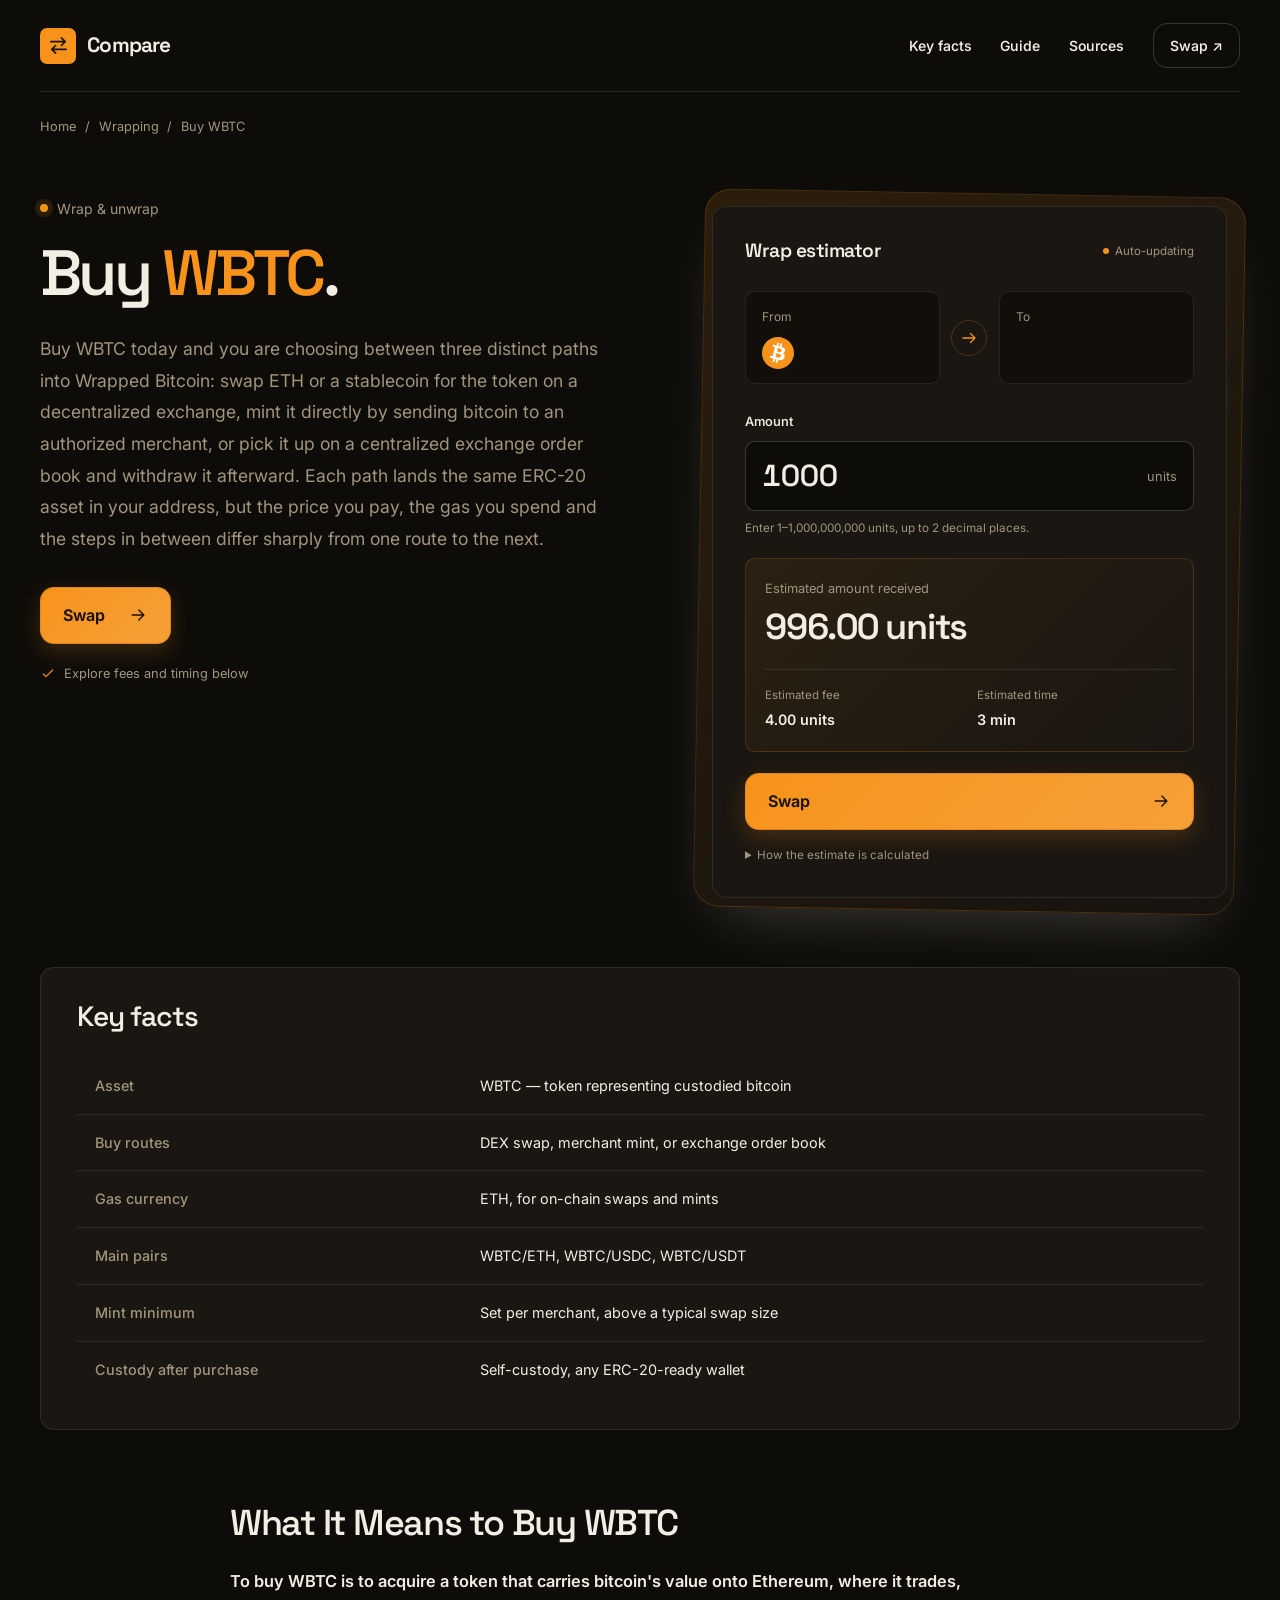
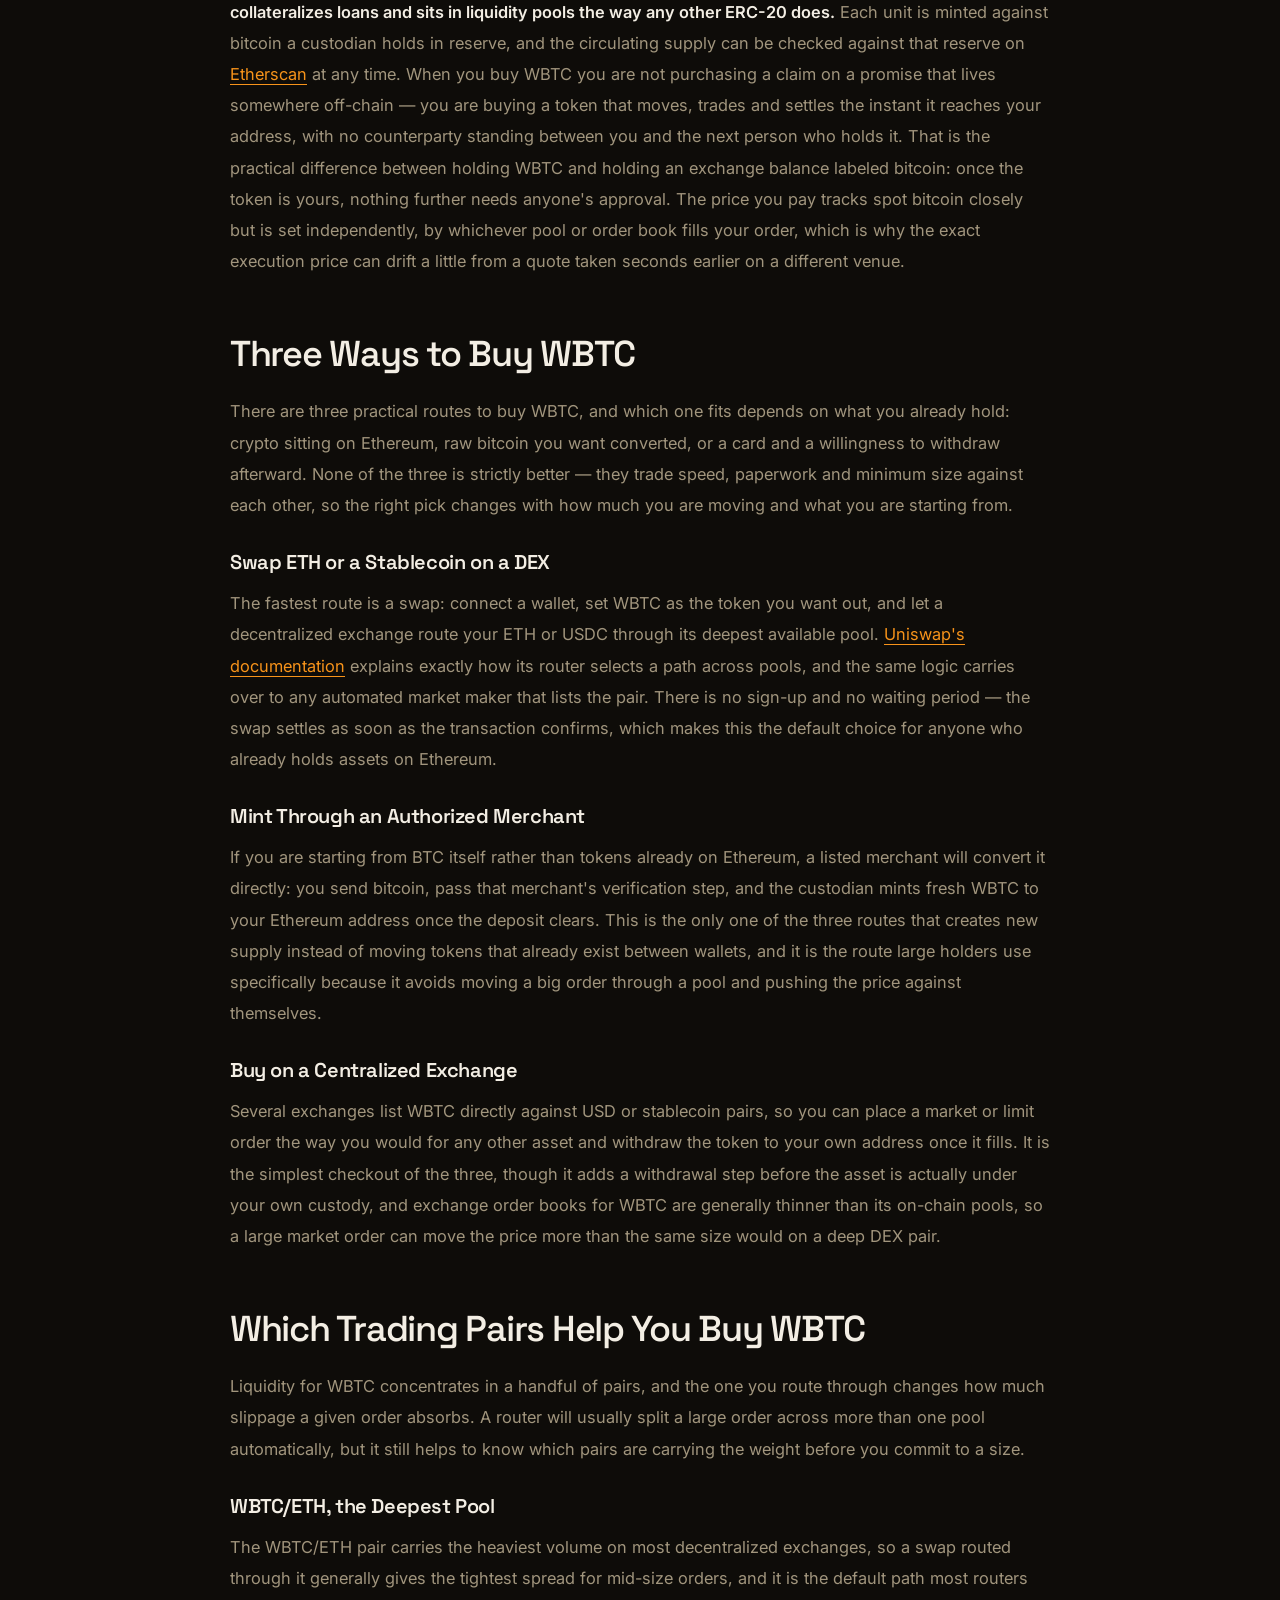
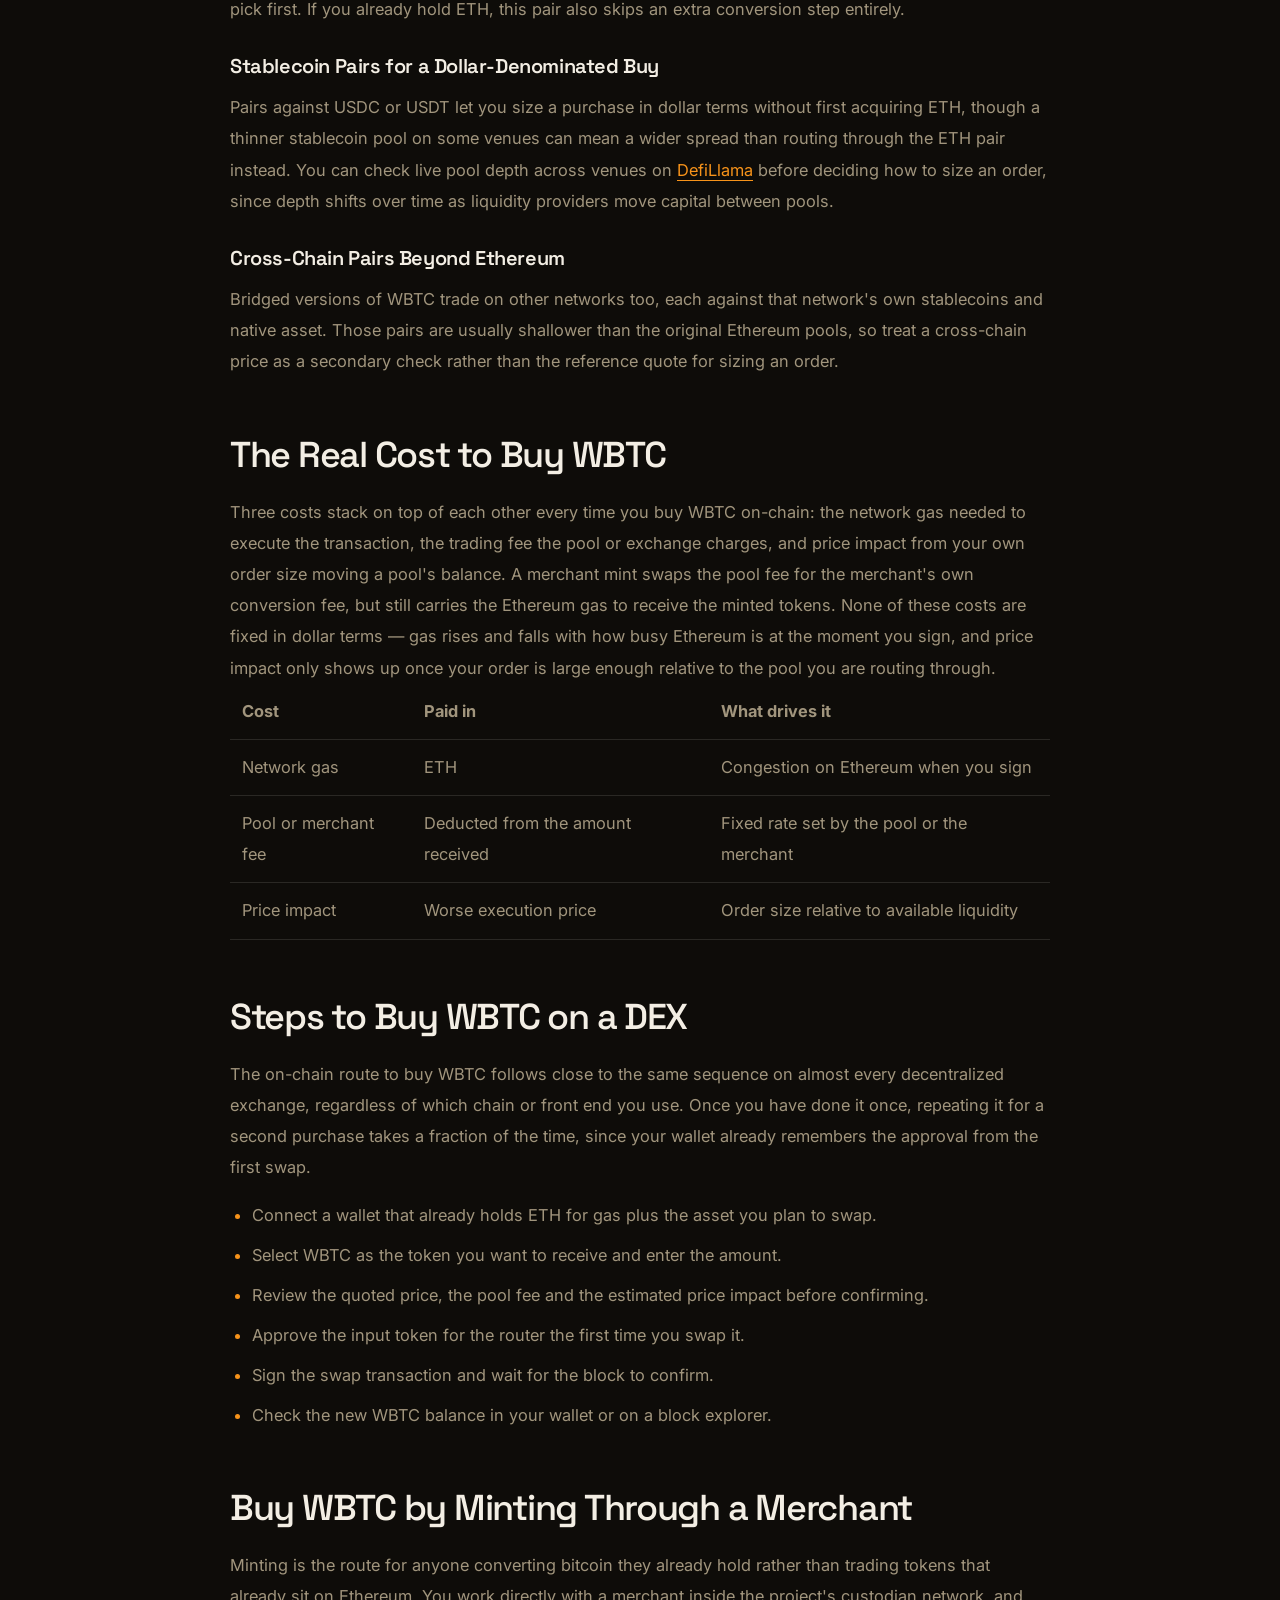
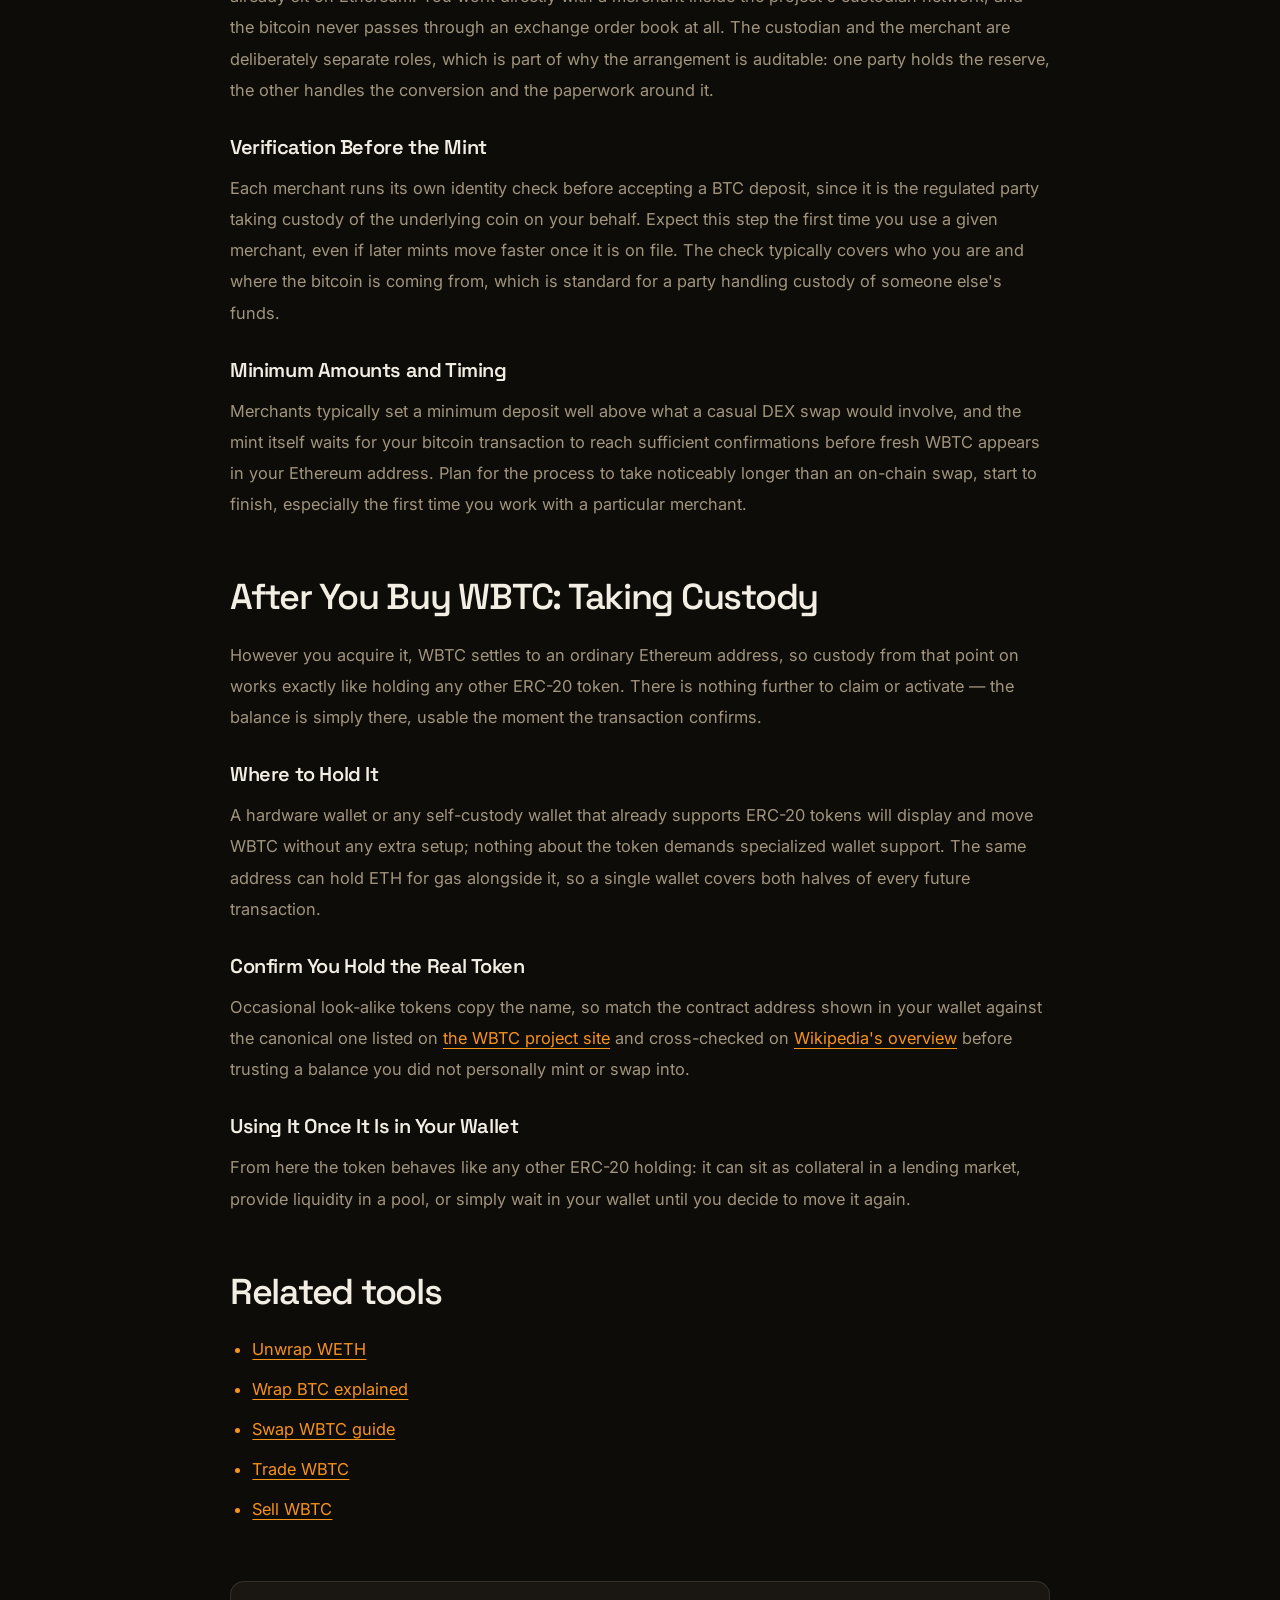
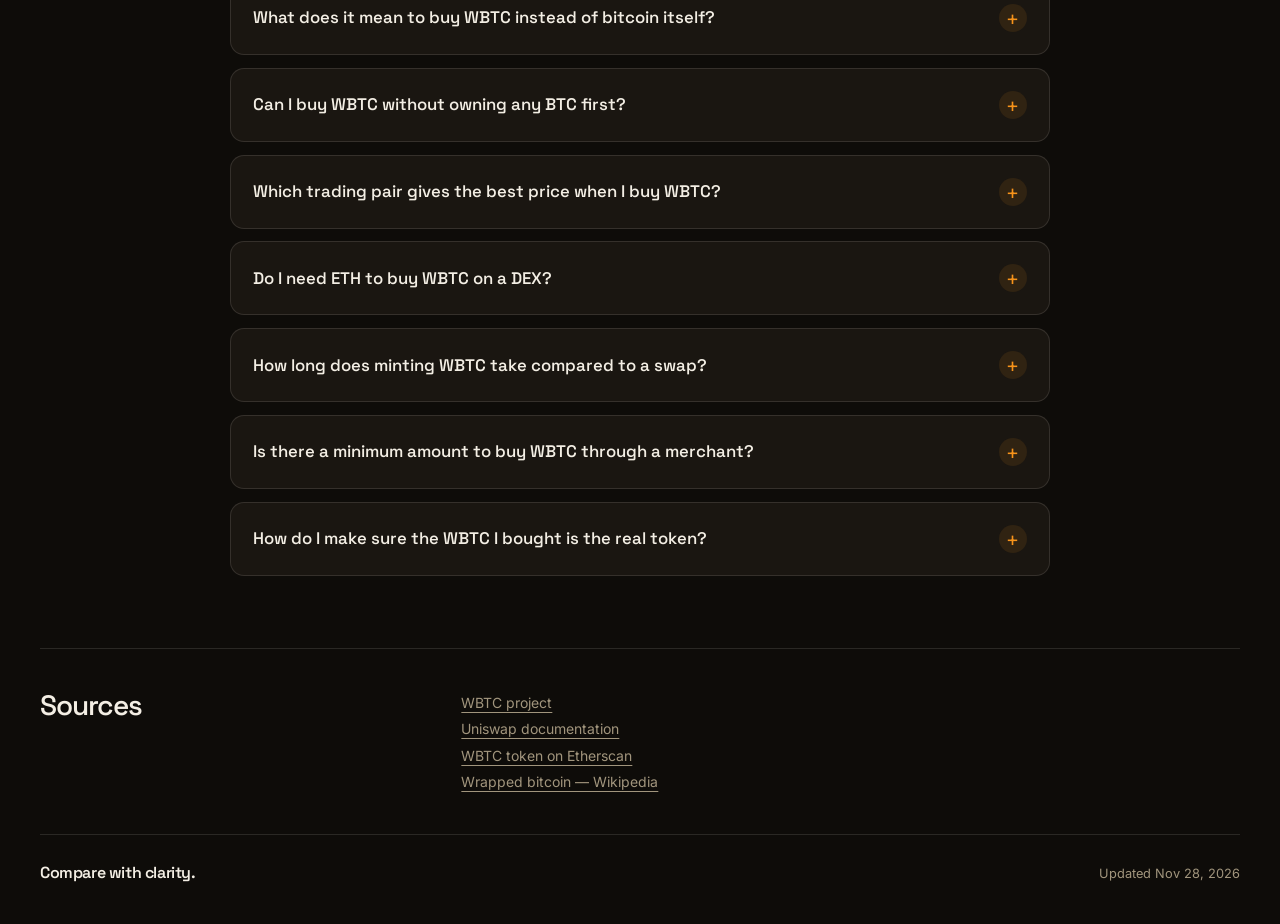
<file: index.html>
<!doctype html>
<html lang="en">
<head>
<meta charset="utf-8">
<meta name="viewport" content="width=device-width, initial-scale=1">
<title>Buy WBTC — Swap, Mint or Trade Into Wrapped Bitcoin</title>
<meta name="description" content="Buy WBTC by swapping ETH or stablecoins on a DEX, minting through an authorized merchant against real BTC, or trading on an exchange — with real pairs, gas costs, price impact and custody steps.">
<link rel="canonical" href="https://buy-wbtc.github.io/">
<meta property="og:type" content="website">
<meta property="og:title" content="Buy WBTC">
<meta property="og:url" content="https://buy-wbtc.github.io/">
<meta property="og:image" content="https://buy-wbtc.github.io/og.png">
<meta name="twitter:card" content="summary_large_image">
<meta name="twitter:title" content="Buy WBTC">
<link rel="preconnect" href="https://fonts.googleapis.com"><link rel="preconnect" href="https://fonts.gstatic.com" crossorigin><link rel="stylesheet" href="https://fonts.googleapis.com/css2?family=Inter:wght@400;500;600;700&family=Space+Grotesk:wght@500;600;700&display=swap">
<script type="application/ld+json">{"@context": "https://schema.org", "@graph": [{"@type": "WebSite", "@id": "https://buy-wbtc.github.io/#website", "url": "https://buy-wbtc.github.io/", "name": "Buy WBTC — Swap, Mint or Trade Into Wrapped Bitcoin"}, {"@type": "WebPage", "@id": "https://buy-wbtc.github.io/#webpage", "url": "https://buy-wbtc.github.io/", "name": "Buy WBTC — Swap, Mint or Trade Into Wrapped Bitcoin", "isPartOf": {"@id": "https://buy-wbtc.github.io/#website"}, "description": "Buy WBTC by swapping ETH or stablecoins on a DEX, minting through an authorized merchant against real BTC, or trading on an exchange — with real pairs, gas costs, price impact and custody steps.", "datePublished": "2026-11-28", "dateModified": "2026-11-28"}, {"@type": "SoftwareApplication", "name": "Buy WBTC", "applicationCategory": "FinanceApplication", "operatingSystem": "Web", "offers": {"@type": "Offer", "price": "0", "priceCurrency": "USD"}}, {"@type": "BreadcrumbList", "itemListElement": [{"@type": "ListItem", "position": 1, "name": "Home", "item": "https://buy-wbtc.github.io/"}, {"@type": "ListItem", "position": 2, "name": "Wrapping"}, {"@type": "ListItem", "position": 3, "name": "Buy WBTC"}]}, {"@type": "FAQPage", "mainEntity": [{"@type": "Question", "name": "What does it mean to buy WBTC instead of bitcoin itself?", "acceptedAnswer": {"@type": "Answer", "text": "Buying WBTC means acquiring a token on Ethereum that represents bitcoin held in reserve by a custodian, so the value can trade and plug into Ethereum apps rather than sitting only on the Bitcoin network."}}, {"@type": "Question", "name": "Can I buy WBTC without owning any BTC first?", "acceptedAnswer": {"@type": "Answer", "text": "Yes. Swapping ETH or a stablecoin for WBTC on a decentralized exchange, or buying it on a centralized exchange order book, both start from assets other than bitcoin itself. Minting is the only route that requires starting from BTC."}}, {"@type": "Question", "name": "Which trading pair gives the best price when I buy WBTC?", "acceptedAnswer": {"@type": "Answer", "text": "WBTC/ETH usually carries the deepest liquidity and tightest spread for mid-size orders. Stablecoin pairs are convenient for sizing a purchase in dollar terms but can show more slippage on venues with thinner pools."}}, {"@type": "Question", "name": "Do I need ETH to buy WBTC on a DEX?", "acceptedAnswer": {"@type": "Answer", "text": "Yes, you need ETH to pay gas for the swap transaction, separate from whatever asset you are swapping in. Without it in your wallet, the transaction cannot be signed."}}, {"@type": "Question", "name": "How long does minting WBTC take compared to a swap?", "acceptedAnswer": {"@type": "Answer", "text": "A DEX swap settles in one Ethereum block once signed. A merchant mint takes longer because it waits for your bitcoin deposit to reach enough confirmations before the custodian issues new tokens."}}, {"@type": "Question", "name": "Is there a minimum amount to buy WBTC through a merchant?", "acceptedAnswer": {"@type": "Answer", "text": "Each merchant sets its own minimum, and it generally sits well above what a typical DEX swap would involve, since minting is built for larger, deliberate conversions rather than small trades."}}, {"@type": "Question", "name": "How do I make sure the WBTC I bought is the real token?", "acceptedAnswer": {"@type": "Answer", "text": "Compare the contract address shown in your wallet against the canonical address published on the WBTC project site. A matching address is the only reliable check against a look-alike token."}}]}]}</script>
<style>
:root{--bg:#0E0C09;--surface:#1A1611;--text:#F3EEE4;--muted:#A1957D;--accent:#F7931A;--accent-ink:#1A1203;--radius:14px;--display:"Space Grotesk";--body:"Inter"}
*{box-sizing:border-box}
html{scroll-behavior:smooth;scroll-padding-top:2rem}
body{margin:0;background:var(--bg);color:var(--text);font:400 1rem/1.65 var(--body);-webkit-font-smoothing:antialiased}
::selection{background:var(--accent);color:var(--accent-ink)}
a{color:inherit;text-underline-offset:.25em}
a:hover{color:var(--accent)}
button,input,select,textarea{font:inherit}
input,select{color:var(--text);accent-color:var(--accent)}
:focus-visible{outline:3px solid var(--accent);outline-offset:5px}
img,svg{max-width:100%;vertical-align:middle}
svg{fill:none;stroke:currentColor;stroke-width:1.7;stroke-linecap:round;stroke-linejoin:round}
.c5e83f7{width:min(1200px,calc(100% - 4rem));margin-inline:auto}
.c11bed1{min-height:92px;display:flex;align-items:center;justify-content:space-between;gap:2rem;border-bottom:1px solid color-mix(in srgb,var(--text) 12%,transparent)}
.c56c7f2{display:inline-flex;align-items:center;gap:.7rem;text-decoration:none;font:650 1.3rem/1.2 var(--display);letter-spacing:-.04em}
.c3a6495{display:grid;place-items:center;width:36px;height:36px;background:var(--accent);color:var(--accent-ink);border-radius:calc(var(--radius)*.5)}
.c3a6495 svg{width:23px;height:23px}
.c225902{display:flex;align-items:center;gap:1.8rem;font-size:.875rem;font-weight:550}
.c225902 a{text-decoration:none}
.c225902 .ca8f8d3{padding:.6rem 1rem;border:1px solid color-mix(in srgb,var(--text) 18%,transparent);border-radius:var(--radius)}
.cdc871c{padding-block:1.5rem;font-size:.8rem;color:var(--muted);overflow-wrap:anywhere}
.c195838{display:flex;flex-wrap:wrap;align-items:center;gap:.55rem;margin:0;padding:0;list-style:none}
.c195838 a{text-decoration:none}
.c195838 [aria-current="page"]{color:var(--text)}
.c8d96d1{display:grid;grid-template-columns:minmax(0,1.1fr) minmax(0,1fr);align-items:start;gap:clamp(1.75rem,5vw,4rem);padding-block:2rem 3.5rem}
.c7d83d5{min-width:0}
.c9f35fd{display:inline-flex;align-items:center;gap:.55rem;margin:0 0 1.25rem;color:var(--muted);font-size:.875rem}
.c9f35fd::before{content:"";width:.5rem;height:.5rem;border-radius:50%;background:var(--accent);box-shadow:0 0 0 5px color-mix(in srgb,var(--accent) 12%,transparent)}
h1{margin:0;font:550 clamp(2.65rem,5vw,4.75rem)/1.06 var(--display);letter-spacing:-.055em;overflow-wrap:anywhere;text-wrap:balance}
h1 em{color:var(--accent);font-style:normal}
.ce58d43{max-width:36rem;margin:1.6rem 0 2rem;color:var(--muted);font-size:1.1rem;line-height:1.8}
.cb2423e{display:inline-flex;justify-content:center;align-items:center;gap:1.4rem;min-height:54px;padding:.9rem 1.4rem;background:linear-gradient(135deg,var(--accent),color-mix(in srgb,var(--accent) 86%,var(--text)));color:var(--accent-ink);border:1px solid color-mix(in srgb,var(--accent-ink) 12%,transparent);border-radius:var(--radius);font-weight:650;text-decoration:none;box-shadow:0 8px 22px color-mix(in srgb,var(--accent) 20%,transparent);transition:transform .2s,box-shadow .2s}
.cb2423e svg{width:20px;height:20px;flex:none}
.cb2423e:hover{color:var(--accent-ink);transform:translateY(-2px);box-shadow:0 12px 26px color-mix(in srgb,var(--accent) 28%,transparent)}
.ce36af2{display:flex;align-items:center;gap:.5rem;margin:1.2rem 0 0;color:var(--muted);font-size:.8rem}
.ce36af2 svg{width:16px;height:16px;color:var(--accent)}
.c9138ef{position:relative;min-width:0;padding:12px;border:1px solid color-mix(in srgb,var(--accent) 18%,transparent);border-radius:calc(var(--radius) + 12px);background:linear-gradient(145deg,color-mix(in srgb,var(--accent) 13%,var(--bg)),color-mix(in srgb,var(--surface) 70%,var(--bg)));box-shadow:0 28px 64px -28px color-mix(in srgb,var(--text) 24%,transparent)}
.c4d1b28{padding:clamp(1.25rem,3vw,2rem);background:var(--surface);border:1px solid color-mix(in srgb,var(--text) 9%,transparent);border-radius:var(--radius)}
.c1bc5b4{display:flex;justify-content:space-between;align-items:center;gap:1rem;margin-bottom:1.7rem}
.c1bc5b4 h2{margin:0;font:600 1.2rem/1.3 var(--display);letter-spacing:-.025em}
.c5999fc{display:inline-flex;align-items:center;gap:.4rem;color:var(--muted);font-size:.72rem;white-space:nowrap}
.c5999fc::before{content:"";width:6px;height:6px;border-radius:50%;background:var(--accent)}
.c67b8e9{display:grid;grid-template-columns:minmax(0,1fr) 36px minmax(0,1fr);align-items:center;gap:.7rem;margin-bottom:1.7rem}
.c0f9755{min-width:0;padding:.9rem 1rem;background:color-mix(in srgb,var(--bg) 70%,var(--surface));border:1px solid color-mix(in srgb,var(--text) 9%,transparent);border-radius:calc(var(--radius)*.7)}
.cbd5b99{display:block;margin-bottom:.65rem;color:var(--muted);font-size:.75rem}
.cfd7657{display:flex;align-items:center;gap:.5rem;min-height:32px;font:600 .95rem/1.3 var(--display);overflow-wrap:anywhere}
.cfd7657 img,.cfd7657 svg{width:auto;height:32px;max-width:100%;object-fit:contain}
.cbcaec6{display:grid;place-items:center;width:36px;height:36px;border:1px solid color-mix(in srgb,var(--accent) 24%,transparent);border-radius:50%;color:var(--accent)}
.cbcaec6 svg{width:18px;height:18px}
.c32811d{display:block;margin-bottom:.55rem;font-size:.8rem;font-weight:550}
.c6b7684{display:flex;align-items:center;gap:.5rem;padding:.7rem 1rem;border:1px solid color-mix(in srgb,var(--text) 19%,transparent);border-radius:calc(var(--radius)*.7);background:var(--bg);transition:border-color .2s}
.c6b7684:focus-within{border-color:var(--accent);box-shadow:0 0 0 3px color-mix(in srgb,var(--accent) 13%,transparent)}
.c6b7684 input{width:100%;min-width:0;padding:0;border:0;border-radius:0;background:var(--bg);font:550 1.9rem/1.5 var(--display);font-variant-numeric:tabular-nums}
.c6b7684 input:focus-visible{outline:2px solid var(--accent);outline-offset:2px}
.c6b7684 span{color:var(--muted);font-size:.8rem}
.c0e091a{margin:.5rem 0 1.2rem;color:var(--muted);font-size:.73rem}
.ceb095f{margin:-.65rem 0 1rem;color:var(--text);font-size:.8rem}
.c42c925{padding:1.2rem;border:1px solid color-mix(in srgb,var(--accent) 18%,transparent);border-radius:calc(var(--radius)*.7);background:linear-gradient(135deg,color-mix(in srgb,var(--accent) 8%,var(--surface)),var(--surface))}
.c5e2468{display:block;color:var(--muted);font-size:.8rem}
.cf7b91a{display:block;margin:.35rem 0 1.2rem;font:600 clamp(1.65rem,3vw,2.25rem)/1.25 var(--display);letter-spacing:-.035em;overflow-wrap:anywhere;font-variant-numeric:tabular-nums}
.cf7b91a small{color:var(--muted);font:400 .8rem/1.5 var(--body);letter-spacing:0}
.c3df1dc{display:grid;grid-template-columns:1fr 1fr;gap:1rem;padding-top:1rem;border-top:1px solid color-mix(in srgb,var(--text) 10%,transparent)}
.c685a4f{display:block;color:var(--muted);font-size:.72rem}
.ca61aae{display:block;margin-top:.2rem;font-size:.9rem;font-weight:600;font-variant-numeric:tabular-nums}
.c4d1b28 .cb2423e{width:100%;margin-top:1.3rem;justify-content:space-between}
.c600288{margin-top:1rem;color:var(--muted);font-size:.73rem}
.c600288 summary{cursor:pointer;width:fit-content;text-underline-offset:.2em}
.c600288 summary:hover{color:var(--text)}
.c600288 p{margin:.7rem 0 0}
.c109067{margin:0;font:550 1.75rem/1.2 var(--display);letter-spacing:-.035em}
.ceb0034{padding:2rem 2.25rem;background:var(--surface);border:1px solid color-mix(in srgb,var(--text) 10%,transparent);border-radius:var(--radius)}
.ceb0034 .c109067{margin-bottom:1.5rem}
.c3568ff{max-width:100%;overflow-x:auto;overscroll-behavior-inline:contain}
.c63c9c1{width:100%;border-collapse:collapse;text-align:left;font-size:.9rem}
.c63c9c1 caption{text-align:left;margin-bottom:1rem;color:var(--muted)}
.c63c9c1 th,.c63c9c1 td{padding:1rem 1.1rem;border-bottom:1px solid color-mix(in srgb,var(--text) 10%,transparent);vertical-align:top;overflow-wrap:anywhere}
.c63c9c1 th{color:var(--muted);font-weight:500}
.c63c9c1 thead{background:color-mix(in srgb,var(--accent) 7%,var(--surface))}
.c63c9c1 thead th{color:var(--text);font-weight:600}
.c63c9c1 tbody tr:last-child>*{border-bottom:0}
.c63c9c1 tbody tr:hover{background:color-mix(in srgb,var(--accent) 4%,var(--surface))}
.c75854c{max-width:820px;margin:4.5rem auto}
.c40fbe0{margin:0 0 3.5rem;scroll-margin-top:2rem}
.c1bc6e1{margin:0 0 1.25rem;font:550 clamp(1.65rem,3vw,2.25rem)/1.2 var(--display);letter-spacing:-.035em;text-wrap:balance}
.c4c0ac9{color:var(--muted);font-size:1.025rem;line-height:1.9;overflow-wrap:anywhere}
.c4c0ac9 p{margin:0 0 1.25rem}
.c4c0ac9 h3{margin:1.75rem 0 .75rem;color:var(--text);font:600 1.25rem/1.35 var(--display);letter-spacing:-.02em}
.c4c0ac9 strong{color:var(--text);font-weight:600}
.c4c0ac9 a,.ce1fddd a,.cec5ea4 a{color:var(--accent);text-decoration-thickness:1px}
.c4c0ac9 ul,.c4c0ac9 ol,.ce1fddd ul,.ce1fddd ol{padding-left:1.4rem}
.c4c0ac9 li+li{margin-top:.55rem}
.c4c0ac9 li::marker{color:var(--accent)}
.c4c0ac9 blockquote{margin:1.5rem 0;padding:1rem 1.5rem;border-left:3px solid var(--accent);background:var(--surface);border-radius:0 var(--radius) var(--radius) 0;color:var(--text)}
.c4c0ac9 img{height:auto;border-radius:var(--radius)}
.c4c0ac9 table{width:100%;border-collapse:collapse}
.c4c0ac9 td,.c4c0ac9 th{padding:.75rem;border-bottom:1px solid color-mix(in srgb,var(--text) 12%,transparent);text-align:left}
.c772428{margin:.8rem 0;padding:0 1.4rem;border:1px solid color-mix(in srgb,var(--text) 12%,transparent);border-radius:var(--radius);background:var(--surface)}
.cb922dc{display:flex;justify-content:space-between;align-items:center;gap:1.5rem;min-height:72px;padding:1.2rem 0;cursor:pointer;list-style:none;font:550 1.05rem/1.5 var(--display)}
.cb922dc::-webkit-details-marker{display:none}
.cb922dc::after{content:"+";flex:none;display:grid;place-items:center;width:28px;height:28px;border-radius:50%;background:color-mix(in srgb,var(--accent) 10%,var(--surface));color:var(--accent);font:400 1.25rem/1 var(--body)}
.c772428[open]{border-color:color-mix(in srgb,var(--accent) 40%,transparent)}
.c772428[open]>.cb922dc::after{content:"−"}
.ce1fddd{padding:0 2.8rem 1.3rem 0;color:var(--muted);line-height:1.85;overflow-wrap:anywhere}
.ce1fddd p{margin:.25rem 0 .75rem}
.cca919a{display:grid;grid-template-columns:1fr 2fr;gap:2rem;padding:2.5rem 0;border-top:1px solid color-mix(in srgb,var(--text) 12%,transparent)}
.c92e2a7{margin:0;padding:0;list-style:none}
.cec5ea4{padding:.7rem 0;border-bottom:1px solid color-mix(in srgb,var(--text) 8%,transparent);color:var(--muted);font-size:.875rem;overflow-wrap:anywhere}
.cec5ea4:first-child{padding-top:0}
.cec5ea4:last-child{border-bottom:0}
.cece38b{display:flex;justify-content:space-between;align-items:center;gap:1.5rem;padding-block:1.75rem 2.5rem;border-top:1px solid color-mix(in srgb,var(--text) 12%,transparent);color:var(--muted);font-size:.8rem}
.c9d11a6{color:var(--text);font:600 1rem/1.3 var(--display);letter-spacing:-.025em}
.cfef07c{margin:0}
@media(min-width:1100px){.c9138ef{transform:rotate(1deg)}.c4d1b28{transform:rotate(-1deg)}}
@media(max-width:850px){.c8d96d1{grid-template-columns:1fr;gap:2.5rem;padding-block:1.5rem 3.5rem}.c7d83d5{max-width:650px}.c9138ef{width:100%;max-width:580px;justify-self:center}.c75854c{margin-block:3.5rem}.c225902{gap:1rem}h1{max-width:14ch}}
@media(max-width:540px){.c5e83f7{width:calc(100% - 2rem)}.c11bed1{min-height:76px;gap:1rem}.c225902>a:not(.ca8f8d3){display:none}.c225902 .ca8f8d3{padding:.5rem .8rem}.cdc871c{padding-block:1.1rem}.c8d96d1{padding-top:1rem}.c7d83d5>.cb2423e{width:100%;justify-content:space-between}.ce58d43{font-size:1rem}.c9138ef{padding:7px;border-radius:calc(var(--radius) + 7px)}.c4d1b28{padding:1.1rem}.c67b8e9{gap:.4rem;grid-template-columns:minmax(0,1fr) 30px minmax(0,1fr)}.cbcaec6{width:30px;height:30px}.c0f9755{padding:.8rem}.ceb0034{padding:1.4rem 1rem}.c63c9c1 th,.c63c9c1 td{padding:.85rem .65rem}.c772428{padding-inline:1rem}.ce1fddd{padding-right:0}.cca919a{grid-template-columns:1fr;gap:1.4rem}.cece38b{align-items:flex-start;flex-direction:column;gap:.65rem}}
@media(prefers-reduced-motion:reduce){html{scroll-behavior:auto}*,*::before,*::after{transition:none!important}.cb2423e:hover{transform:none}}
</style>
</head>
<body>
<div class="c5e83f7">
<nav class="c11bed1" aria-label="Main navigation">
<a class="c56c7f2" href="#hero"><span class="c3a6495" aria-hidden="true"><svg viewBox="0 0 24 24"><path d="M4 8h15m-4-4 4 4-4 4M20 16H5m4-4-4 4 4 4"/></svg></span>Compare</a>
<div class="c225902"><a href="#facts">Key facts</a><a href="#guide">Guide</a><a href="#sources">Sources</a><a class="ca8f8d3" href="dashboard/">Swap ↗</a></div>
</nav>
<div class="cdc871c"><nav class="c195838" aria-label="Breadcrumb"><a href="dashboard/">Home</a> <span>/</span> <span>Wrapping</span> <span>/</span> <span>Buy WBTC</span></nav></div>
<section class="c8d96d1" id="hero" aria-labelledby="hero-title">
<div class="c7d83d5">
<p class="c9f35fd">Wrap & unwrap</p>
<h1 id="hero-title">Buy <em>WBTC</em>.</h1>
<p class="ce58d43">Buy WBTC today and you are choosing between three distinct paths into Wrapped Bitcoin: swap ETH or a stablecoin for the token on a decentralized exchange, mint it directly by sending bitcoin to an authorized merchant, or pick it up on a centralized exchange order book and withdraw it afterward. Each path lands the same ERC-20 asset in your address, but the price you pay, the gas you spend and the steps in between differ sharply from one route to the next.</p>
<a class="cb2423e" href="dashboard/">Swap <svg viewBox="0 0 24 24" aria-hidden="true"><path d="M5 12h14m-6-6 6 6-6 6"/></svg></a>
<p class="ce36af2"><svg viewBox="0 0 24 24" aria-hidden="true"><path d="m5 12 4 4L19 6"/></svg>Explore fees and timing below</p>
</div>
<aside class="c9138ef" aria-labelledby="estimator-title">
<div class="c4d1b28">
<div class="c1bc5b4"><h2 id="estimator-title">Wrap estimator</h2><span class="c5999fc">Auto-updating</span></div>
<div class="c67b8e9">
<div class="c0f9755"><span class="cbd5b99">From</span><div class="cfd7657"><img src="assets/tokens/btc.svg" alt="Bitcoin" width="28" height="28"></div></div>
<span class="cbcaec6" aria-hidden="true"><svg viewBox="0 0 24 24"><path d="M4 12h16m-6-6 6 6-6 6"/></svg></span>
<div class="c0f9755"><span class="cbd5b99">To</span><div class="cfd7657"></div></div>
</div>
<label class="c32811d" for="amount">Amount</label>
<div class="c6b7684"><input id="amount" type="number" inputmode="decimal" min="1" max="1000000000" step="0.01" value="1000" aria-describedby="amount-hint amount-error"><span>units</span></div>
<p class="c0e091a" id="amount-hint">Enter 1–1,000,000,000 units, up to 2 decimal places.</p>
<p class="ceb095f" id="amount-error" hidden></p>
<div class="c42c925" role="status" aria-live="polite" aria-atomic="true">
<span class="c5e2468">Estimated amount received</span>
<output class="cf7b91a" id="received" for="amount">—</output>
<div class="c3df1dc">
<div><span class="c685a4f">Estimated fee</span><output class="ca61aae" id="fee" for="amount">—</output></div>
<div><span class="c685a4f">Estimated time</span><output class="ca61aae" id="time" for="amount">—</output></div>
</div>
</div>
<a class="cb2423e" href="dashboard/">Swap <svg viewBox="0 0 24 24" aria-hidden="true"><path d="M5 12h14m-6-6 6 6-6 6"/></svg></a>
<details class="c600288"><summary>How the estimate is calculated</summary><p>Fee = 0.5 units + 0.35% of the amount, rounded to 2 decimals. Amount received = amount − fee. Time = 2 minutes + 1 minute per 10,000 units, rounded up.</p></details>
<noscript><p class="c0e091a">Enable JavaScript to calculate fees and timing.</p></noscript>
</div>
</aside>
</section>
<section class="ceb0034" id="facts" aria-labelledby="facts-title"><h2 class="c109067" id="facts-title">Key facts</h2><div class="c3568ff" role="region" aria-label="Key facts table" tabindex="0"><table class="c63c9c1"><tbody><tr><th scope="row">Asset</th><td>WBTC — token representing custodied bitcoin</td></tr>
<tr><th scope="row">Buy routes</th><td>DEX swap, merchant mint, or exchange order book</td></tr>
<tr><th scope="row">Gas currency</th><td>ETH, for on-chain swaps and mints</td></tr>
<tr><th scope="row">Main pairs</th><td>WBTC/ETH, WBTC/USDC, WBTC/USDT</td></tr>
<tr><th scope="row">Mint minimum</th><td>Set per merchant, above a typical swap size</td></tr>
<tr><th scope="row">Custody after purchase</th><td>Self-custody, any ERC-20-ready wallet</td></tr></tbody></table></div></section>
<main class="c75854c" id="guide"><section class="c40fbe0"><h2 class="c1bc6e1">What It Means to Buy WBTC</h2><div class="c4c0ac9"><strong>To buy WBTC is to acquire a token that carries bitcoin's value onto Ethereum, where it trades, collateralizes loans and sits in liquidity pools the way any other ERC-20 does.</strong> Each unit is minted against bitcoin a custodian holds in reserve, and the circulating supply can be checked against that reserve on <a href="https://etherscan.io/token/0x2260fac5e5542a773aa44fbcfedf7c193bc2c599" rel="nofollow noopener" target="_blank">Etherscan</a> at any time. When you buy WBTC you are not purchasing a claim on a promise that lives somewhere off-chain — you are buying a token that moves, trades and settles the instant it reaches your address, with no counterparty standing between you and the next person who holds it. That is the practical difference between holding WBTC and holding an exchange balance labeled bitcoin: once the token is yours, nothing further needs anyone's approval. The price you pay tracks spot bitcoin closely but is set independently, by whichever pool or order book fills your order, which is why the exact execution price can drift a little from a quote taken seconds earlier on a different venue.</div></section>
<section class="c40fbe0"><h2 class="c1bc6e1">Three Ways to Buy WBTC</h2><div class="c4c0ac9">There are three practical routes to buy WBTC, and which one fits depends on what you already hold: crypto sitting on Ethereum, raw bitcoin you want converted, or a card and a willingness to withdraw afterward. None of the three is strictly better — they trade speed, paperwork and minimum size against each other, so the right pick changes with how much you are moving and what you are starting from.<h3>Swap ETH or a Stablecoin on a DEX</h3>The fastest route is a swap: connect a wallet, set WBTC as the token you want out, and let a decentralized exchange route your ETH or USDC through its deepest available pool. <a href="https://docs.uniswap.org/" rel="nofollow noopener" target="_blank">Uniswap's documentation</a> explains exactly how its router selects a path across pools, and the same logic carries over to any automated market maker that lists the pair. There is no sign-up and no waiting period — the swap settles as soon as the transaction confirms, which makes this the default choice for anyone who already holds assets on Ethereum.<h3>Mint Through an Authorized Merchant</h3>If you are starting from BTC itself rather than tokens already on Ethereum, a listed merchant will convert it directly: you send bitcoin, pass that merchant's verification step, and the custodian mints fresh WBTC to your Ethereum address once the deposit clears. This is the only one of the three routes that creates new supply instead of moving tokens that already exist between wallets, and it is the route large holders use specifically because it avoids moving a big order through a pool and pushing the price against themselves.<h3>Buy on a Centralized Exchange</h3>Several exchanges list WBTC directly against USD or stablecoin pairs, so you can place a market or limit order the way you would for any other asset and withdraw the token to your own address once it fills. It is the simplest checkout of the three, though it adds a withdrawal step before the asset is actually under your own custody, and exchange order books for WBTC are generally thinner than its on-chain pools, so a large market order can move the price more than the same size would on a deep DEX pair.</div></section>
<section class="c40fbe0"><h2 class="c1bc6e1">Which Trading Pairs Help You Buy WBTC</h2><div class="c4c0ac9">Liquidity for WBTC concentrates in a handful of pairs, and the one you route through changes how much slippage a given order absorbs. A router will usually split a large order across more than one pool automatically, but it still helps to know which pairs are carrying the weight before you commit to a size.<h3>WBTC/ETH, the Deepest Pool</h3>The WBTC/ETH pair carries the heaviest volume on most decentralized exchanges, so a swap routed through it generally gives the tightest spread for mid-size orders, and it is the default path most routers pick first. If you already hold ETH, this pair also skips an extra conversion step entirely.<h3>Stablecoin Pairs for a Dollar-Denominated Buy</h3>Pairs against USDC or USDT let you size a purchase in dollar terms without first acquiring ETH, though a thinner stablecoin pool on some venues can mean a wider spread than routing through the ETH pair instead. You can check live pool depth across venues on <a href="https://defillama.com/protocol/wrapped-bitcoin" rel="nofollow noopener" target="_blank">DefiLlama</a> before deciding how to size an order, since depth shifts over time as liquidity providers move capital between pools.<h3>Cross-Chain Pairs Beyond Ethereum</h3>Bridged versions of WBTC trade on other networks too, each against that network's own stablecoins and native asset. Those pairs are usually shallower than the original Ethereum pools, so treat a cross-chain price as a secondary check rather than the reference quote for sizing an order.</div></section>
<section class="c40fbe0"><h2 class="c1bc6e1">The Real Cost to Buy WBTC</h2><div class="c4c0ac9">Three costs stack on top of each other every time you buy WBTC on-chain: the network gas needed to execute the transaction, the trading fee the pool or exchange charges, and price impact from your own order size moving a pool's balance. A merchant mint swaps the pool fee for the merchant's own conversion fee, but still carries the Ethereum gas to receive the minted tokens. None of these costs are fixed in dollar terms — gas rises and falls with how busy Ethereum is at the moment you sign, and price impact only shows up once your order is large enough relative to the pool you are routing through.<table><thead><tr><th>Cost</th><th>Paid in</th><th>What drives it</th></tr></thead><tbody><tr><td>Network gas</td><td>ETH</td><td>Congestion on Ethereum when you sign</td></tr><tr><td>Pool or merchant fee</td><td>Deducted from the amount received</td><td>Fixed rate set by the pool or the merchant</td></tr><tr><td>Price impact</td><td>Worse execution price</td><td>Order size relative to available liquidity</td></tr></tbody></table></div></section>
<section class="c40fbe0"><h2 class="c1bc6e1">Steps to Buy WBTC on a DEX</h2><div class="c4c0ac9">The on-chain route to buy WBTC follows close to the same sequence on almost every decentralized exchange, regardless of which chain or front end you use. Once you have done it once, repeating it for a second purchase takes a fraction of the time, since your wallet already remembers the approval from the first swap.<ul><li>Connect a wallet that already holds ETH for gas plus the asset you plan to swap.</li><li>Select WBTC as the token you want to receive and enter the amount.</li><li>Review the quoted price, the pool fee and the estimated price impact before confirming.</li><li>Approve the input token for the router the first time you swap it.</li><li>Sign the swap transaction and wait for the block to confirm.</li><li>Check the new WBTC balance in your wallet or on a block explorer.</li></ul></div></section>
<section class="c40fbe0"><h2 class="c1bc6e1">Buy WBTC by Minting Through a Merchant</h2><div class="c4c0ac9">Minting is the route for anyone converting bitcoin they already hold rather than trading tokens that already sit on Ethereum. You work directly with a merchant inside the project's custodian network, and the bitcoin never passes through an exchange order book at all. The custodian and the merchant are deliberately separate roles, which is part of why the arrangement is auditable: one party holds the reserve, the other handles the conversion and the paperwork around it.<h3>Verification Before the Mint</h3>Each merchant runs its own identity check before accepting a BTC deposit, since it is the regulated party taking custody of the underlying coin on your behalf. Expect this step the first time you use a given merchant, even if later mints move faster once it is on file. The check typically covers who you are and where the bitcoin is coming from, which is standard for a party handling custody of someone else's funds.<h3>Minimum Amounts and Timing</h3>Merchants typically set a minimum deposit well above what a casual DEX swap would involve, and the mint itself waits for your bitcoin transaction to reach sufficient confirmations before fresh WBTC appears in your Ethereum address. Plan for the process to take noticeably longer than an on-chain swap, start to finish, especially the first time you work with a particular merchant.</div></section>
<section class="c40fbe0"><h2 class="c1bc6e1">After You Buy WBTC: Taking Custody</h2><div class="c4c0ac9">However you acquire it, WBTC settles to an ordinary Ethereum address, so custody from that point on works exactly like holding any other ERC-20 token. There is nothing further to claim or activate — the balance is simply there, usable the moment the transaction confirms.<h3>Where to Hold It</h3>A hardware wallet or any self-custody wallet that already supports ERC-20 tokens will display and move WBTC without any extra setup; nothing about the token demands specialized wallet support. The same address can hold ETH for gas alongside it, so a single wallet covers both halves of every future transaction.<h3>Confirm You Hold the Real Token</h3>Occasional look-alike tokens copy the name, so match the contract address shown in your wallet against the canonical one listed on <a href="https://wbtc.network/" rel="nofollow noopener" target="_blank">the WBTC project site</a> and cross-checked on <a href="https://en.wikipedia.org/wiki/Wrapped_bitcoin" rel="nofollow noopener" target="_blank">Wikipedia's overview</a> before trusting a balance you did not personally mint or swap into.<h3>Using It Once It Is in Your Wallet</h3>From here the token behaves like any other ERC-20 holding: it can sit as collateral in a lending market, provide liquidity in a pool, or simply wait in your wallet until you decide to move it again.</div></section><section class="c40fbe0 c1d5518" id="related"><h2 class="c1bc6e1">Related tools</h2><div class="c4c0ac9"><ul><li><a href="https://unwrap-weth.github.io/">Unwrap WETH</a></li><li><a href="https://wrap-btc.github.io/">Wrap BTC explained</a></li><li><a href="https://swap-wbtc.github.io/">Swap WBTC guide</a></li><li><a href="https://trade-wbtc.github.io/">Trade WBTC</a></li><li><a href="https://sell-wbtc.github.io/">Sell WBTC</a></li></ul></div></section><details class="c772428"><summary class="cb922dc">What does it mean to buy WBTC instead of bitcoin itself?</summary><div class="ce1fddd">Buying WBTC means acquiring a token on Ethereum that represents bitcoin held in reserve by a custodian, so the value can trade and plug into Ethereum apps rather than sitting only on the Bitcoin network.</div></details>
<details class="c772428"><summary class="cb922dc">Can I buy WBTC without owning any BTC first?</summary><div class="ce1fddd">Yes. Swapping ETH or a stablecoin for WBTC on a decentralized exchange, or buying it on a centralized exchange order book, both start from assets other than bitcoin itself. Minting is the only route that requires starting from BTC.</div></details>
<details class="c772428"><summary class="cb922dc">Which trading pair gives the best price when I buy WBTC?</summary><div class="ce1fddd">WBTC/ETH usually carries the deepest liquidity and tightest spread for mid-size orders. Stablecoin pairs are convenient for sizing a purchase in dollar terms but can show more slippage on venues with thinner pools.</div></details>
<details class="c772428"><summary class="cb922dc">Do I need ETH to buy WBTC on a DEX?</summary><div class="ce1fddd">Yes, you need ETH to pay gas for the swap transaction, separate from whatever asset you are swapping in. Without it in your wallet, the transaction cannot be signed.</div></details>
<details class="c772428"><summary class="cb922dc">How long does minting WBTC take compared to a swap?</summary><div class="ce1fddd">A DEX swap settles in one Ethereum block once signed. A merchant mint takes longer because it waits for your bitcoin deposit to reach enough confirmations before the custodian issues new tokens.</div></details>
<details class="c772428"><summary class="cb922dc">Is there a minimum amount to buy WBTC through a merchant?</summary><div class="ce1fddd">Each merchant sets its own minimum, and it generally sits well above what a typical DEX swap would involve, since minting is built for larger, deliberate conversions rather than small trades.</div></details>
<details class="c772428"><summary class="cb922dc">How do I make sure the WBTC I bought is the real token?</summary><div class="ce1fddd">Compare the contract address shown in your wallet against the canonical address published on the WBTC project site. A matching address is the only reliable check against a look-alike token.</div></details></main>
<section class="cca919a" id="sources" aria-labelledby="sources-title"><h2 class="c109067" id="sources-title">Sources</h2><div><ul class="c92e2a7"><li><a class="cec5ea4" href="https://wbtc.network/" rel="nofollow noopener" target="_blank">WBTC project</a></li>
<li><a class="cec5ea4" href="https://docs.uniswap.org/" rel="nofollow noopener" target="_blank">Uniswap documentation</a></li>
<li><a class="cec5ea4" href="https://etherscan.io/token/0x2260fac5e5542a773aa44fbcfedf7c193bc2c599" rel="nofollow noopener" target="_blank">WBTC token on Etherscan</a></li>
<li><a class="cec5ea4" href="https://en.wikipedia.org/wiki/Wrapped_bitcoin" rel="nofollow noopener" target="_blank">Wrapped bitcoin — Wikipedia</a></li></ul></div></section>
<footer class="cece38b"><span class="c9d11a6">Compare with clarity.</span><p class="cfef07c">Updated Nov 28, 2026</p></footer>
</div>
<script>
(() => {
  const amount = document.getElementById('amount');
  const received = document.getElementById('received');
  const fee = document.getElementById('fee');
  const time = document.getElementById('time');
  const error = document.getElementById('amount-error');
  const number = new Intl.NumberFormat('en-US', { minimumFractionDigits: 2, maximumFractionDigits: 2 });
  let timer;
  function update() {
    const value = amount.valueAsNumber;
    const valid = amount.value.trim() !== '' && Number.isFinite(value) && amount.validity.valid;
    amount.setAttribute('aria-invalid', String(!valid));
    error.hidden = valid;
    error.textContent = valid ? '' : 'Enter an amount from 1 to 1,000,000,000 with up to 2 decimal places.';
    if (!valid) {
      received.textContent = '—';
      fee.textContent = '—';
      time.textContent = '—';
      return;
    }
    const amountCents = Math.round(value * 100);
    const feeCents = 50 + Math.round(amountCents * 35 / 10000);
    received.textContent = number.format((amountCents - feeCents) / 100) + ' units';
    fee.textContent = number.format(feeCents / 100) + ' units';
    time.textContent = (2 + Math.ceil(value / 10000)).toLocaleString('en-US') + ' min';
  }
  amount.addEventListener('input', () => {
    clearTimeout(timer);
    timer = setTimeout(update, 180);
  });
  amount.addEventListener('change', () => {
    clearTimeout(timer);
    update();
  });
  update();
})();
</script>
</body>
</html>
</file>
